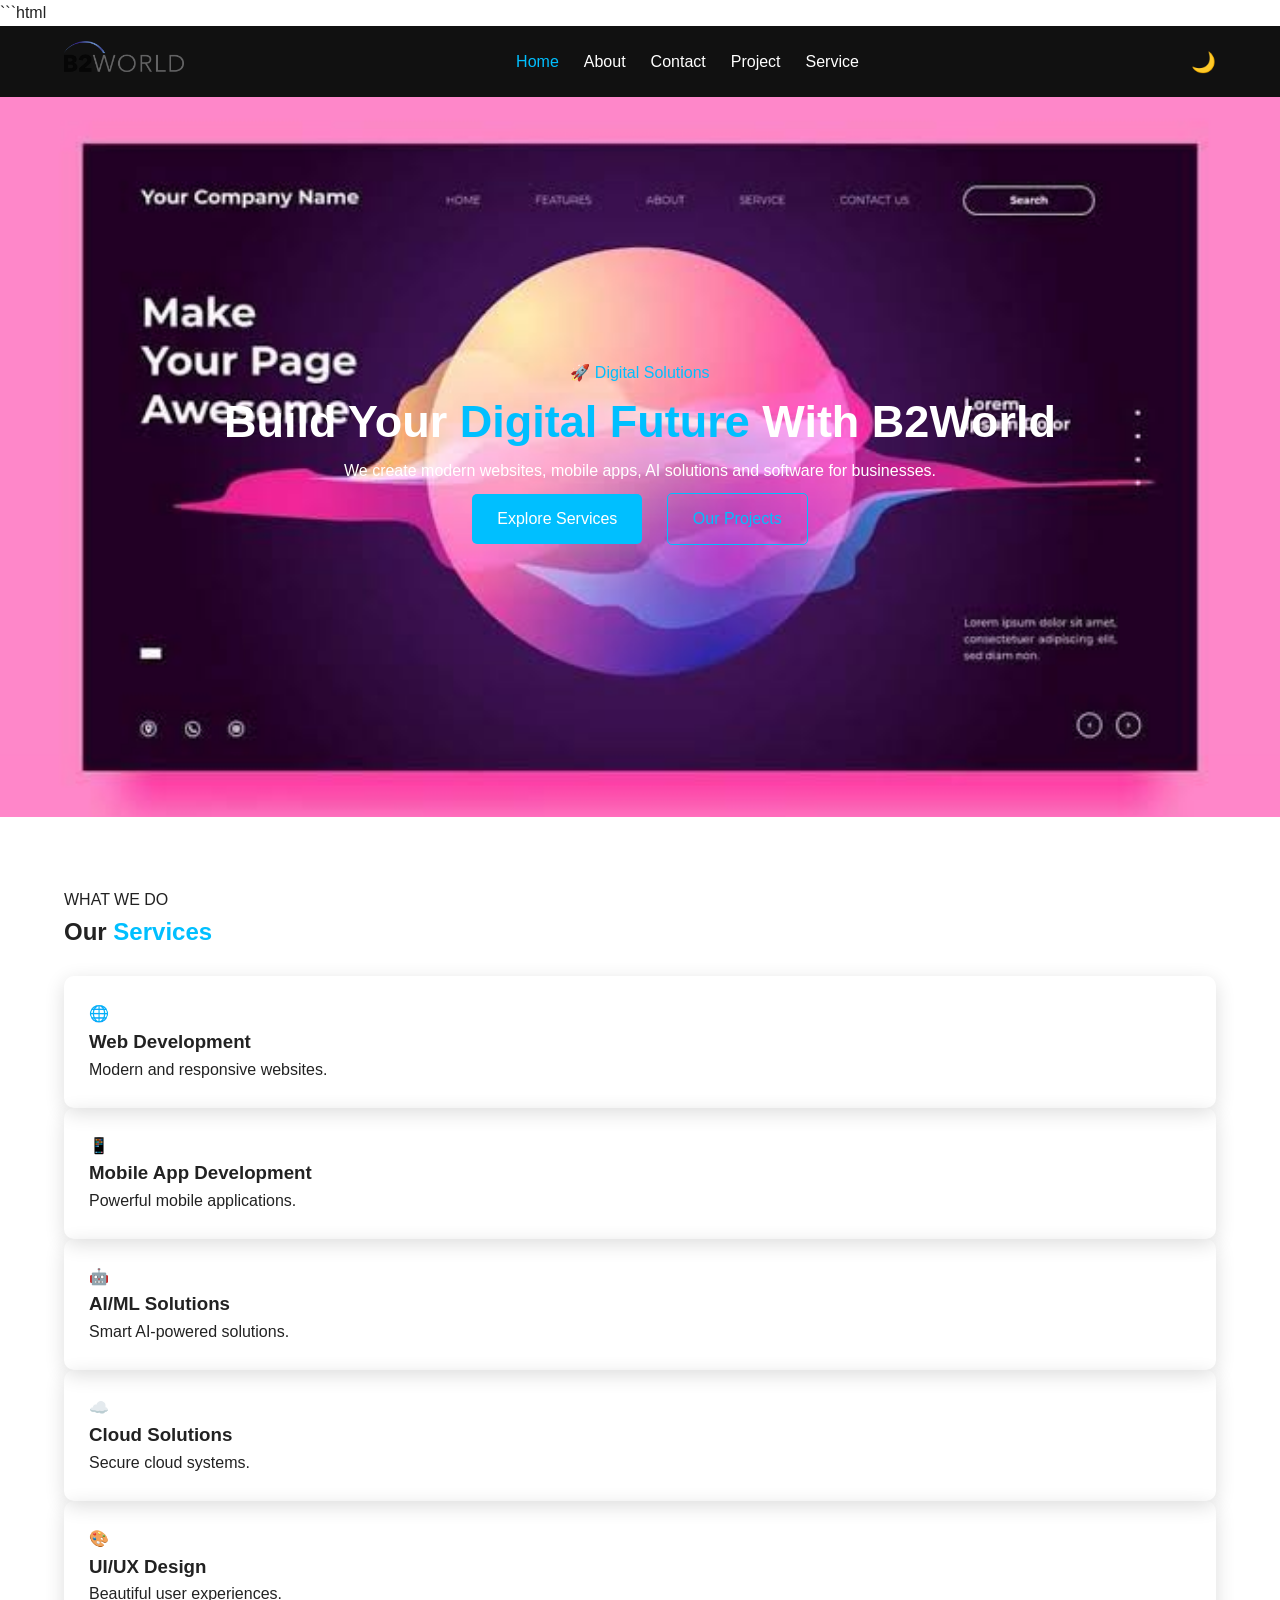
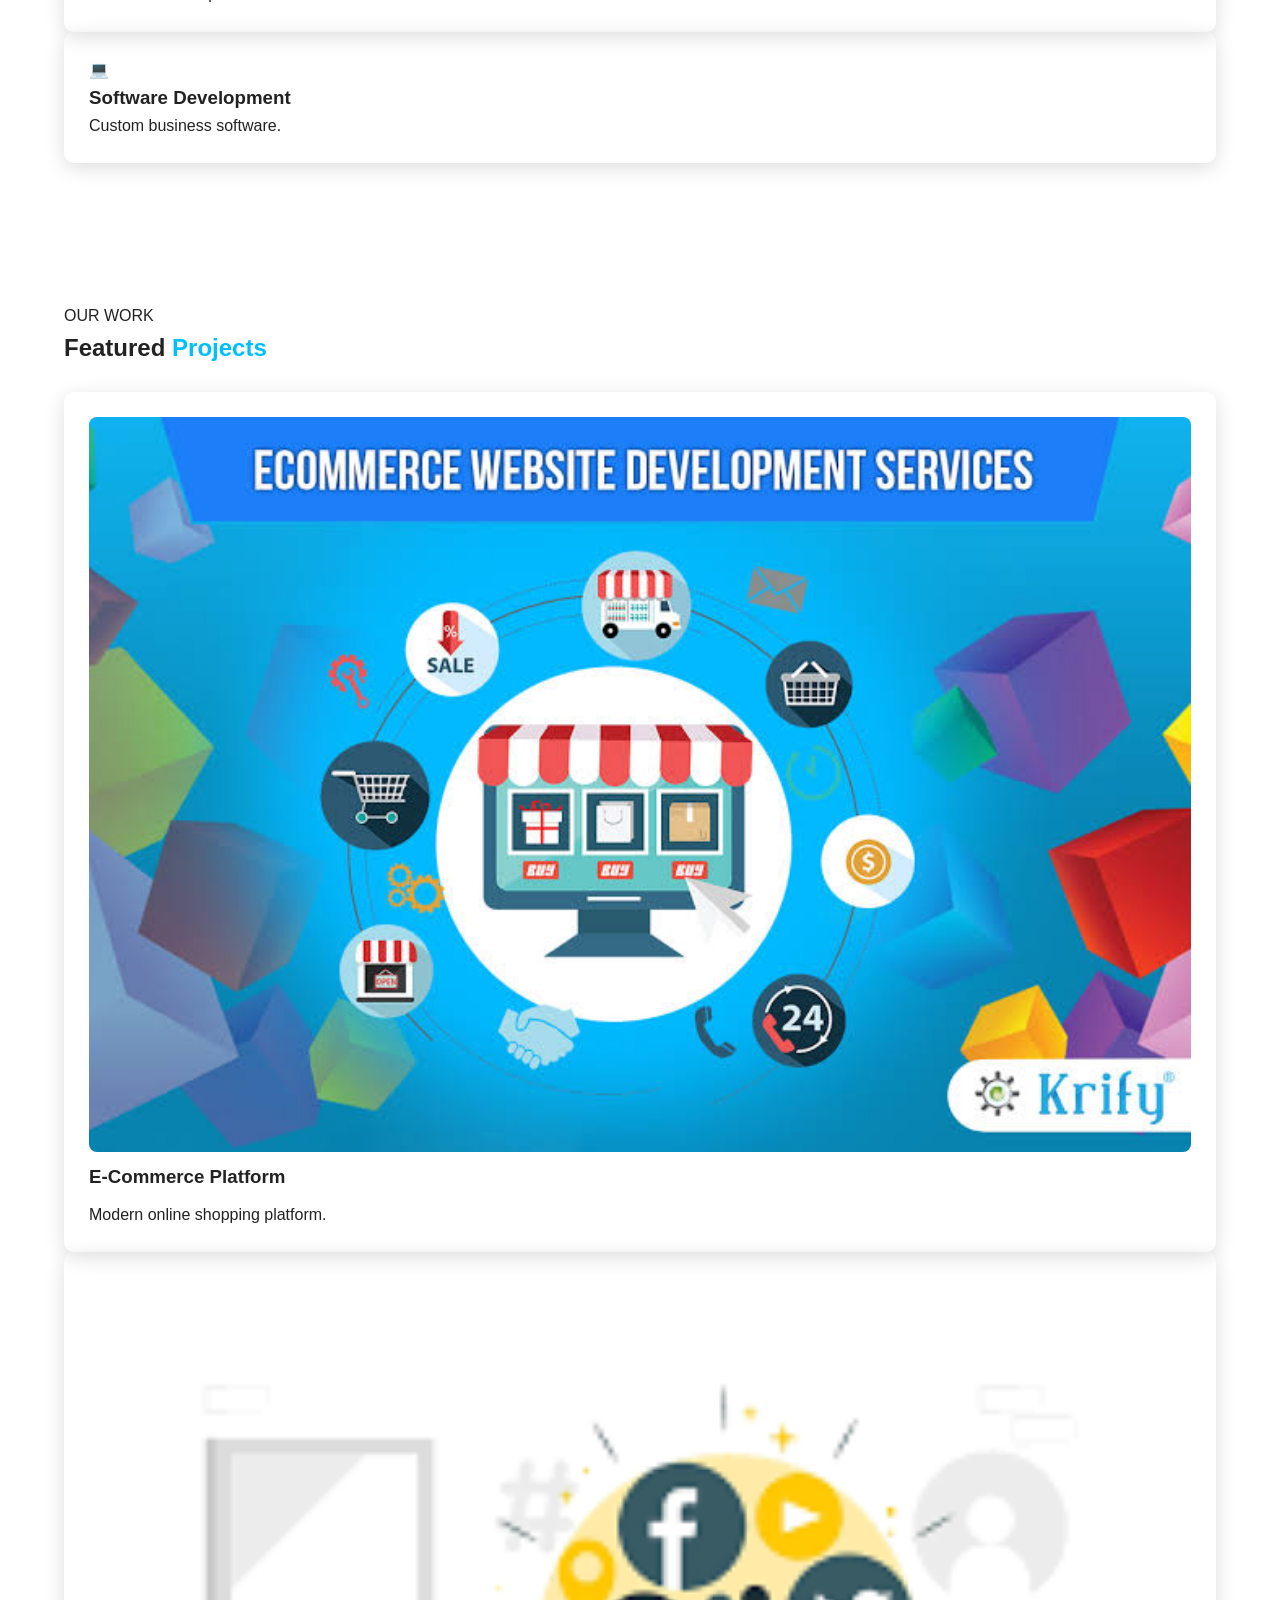
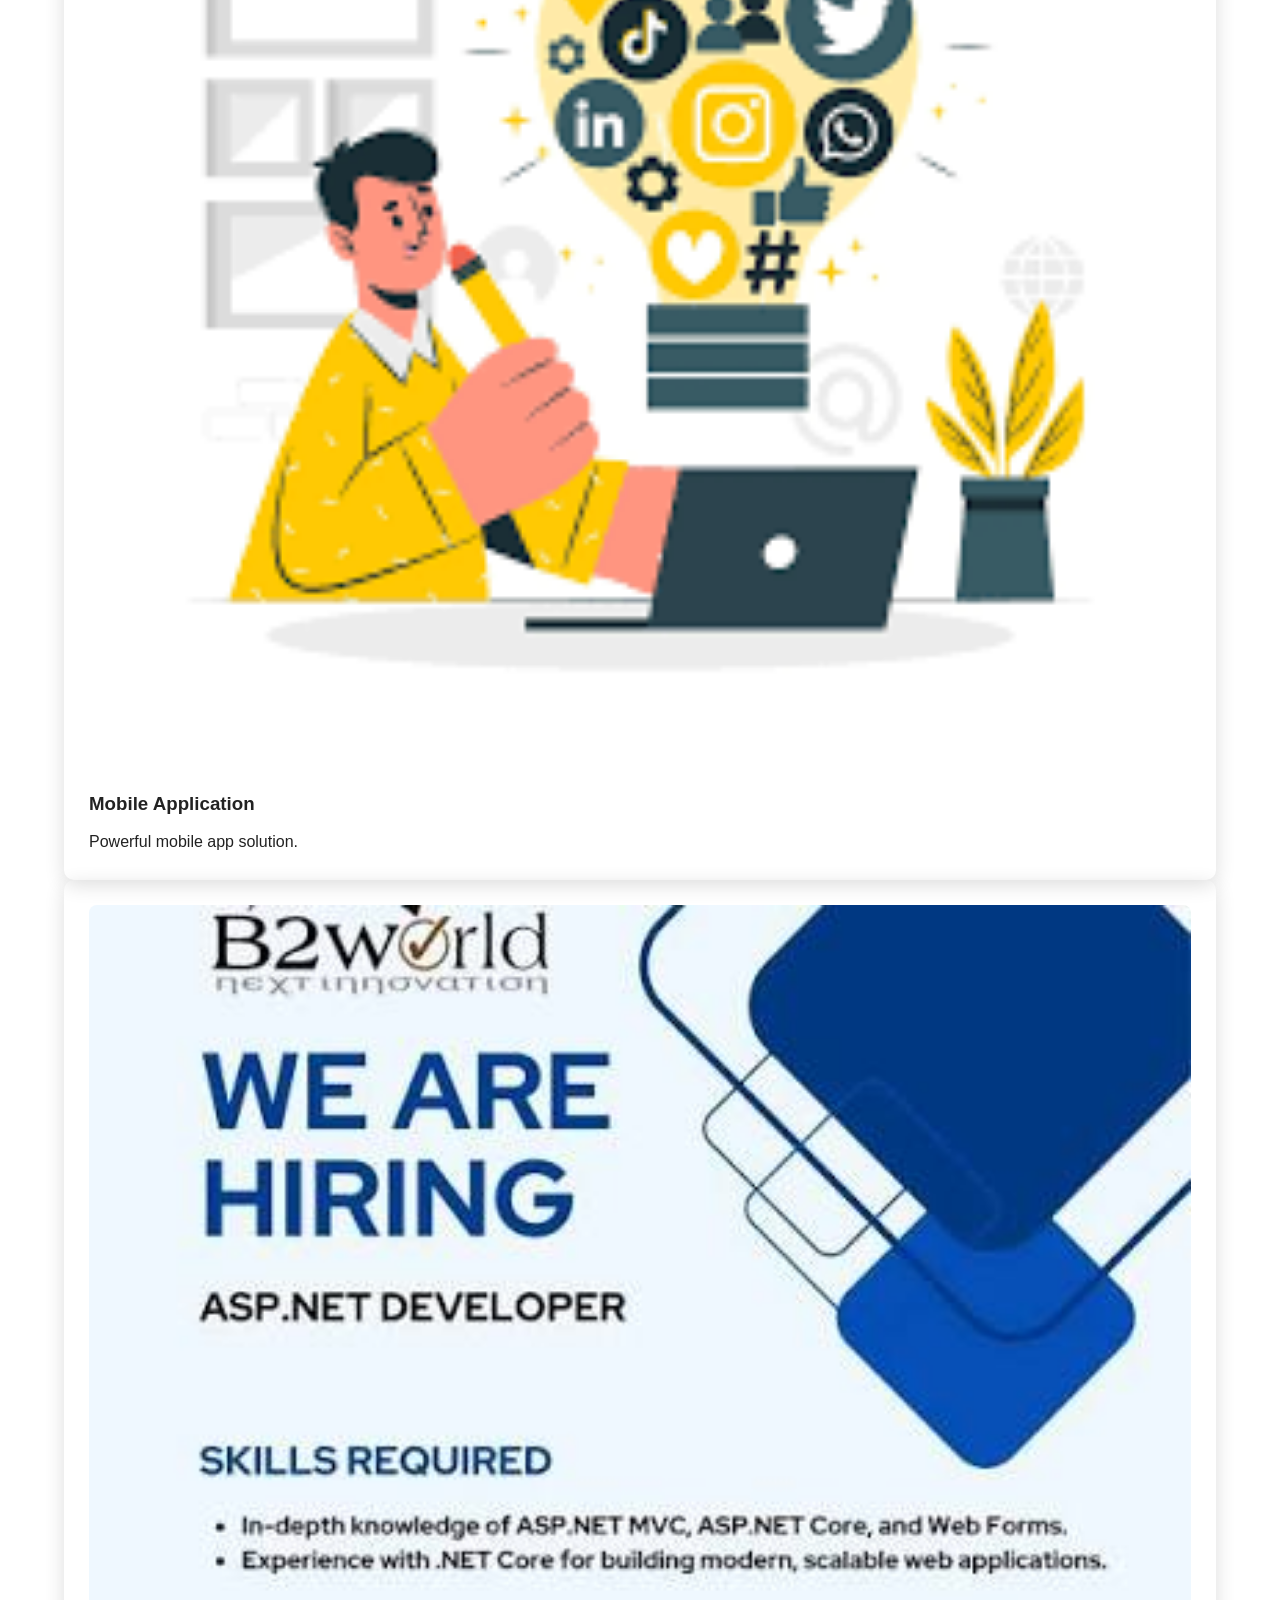
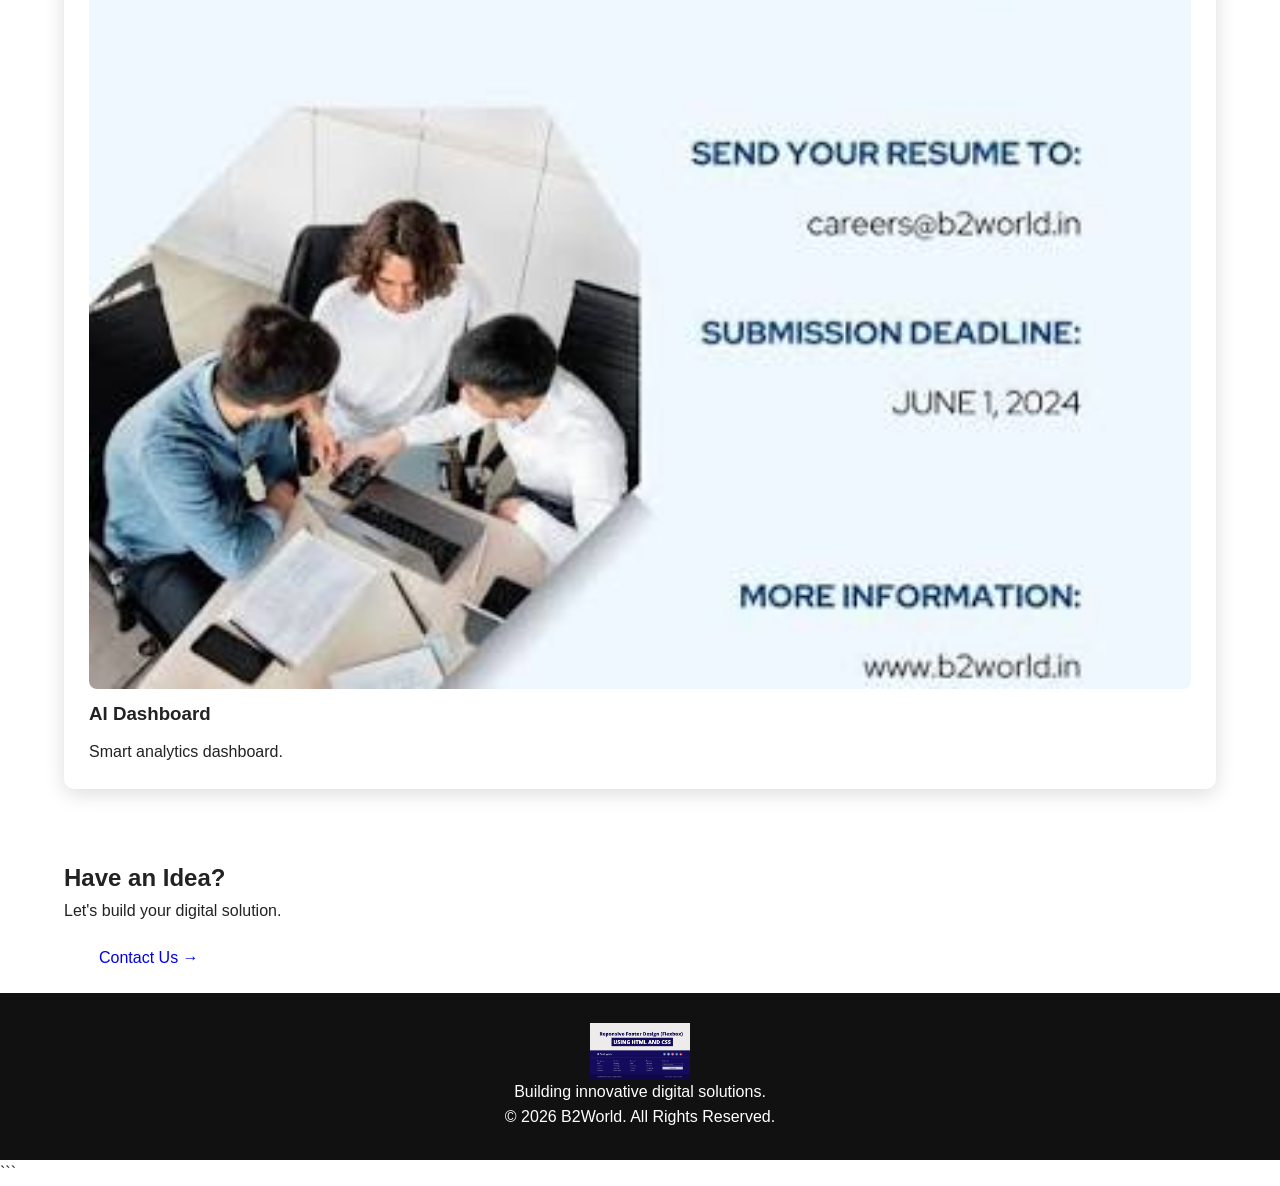
<file: index.html>
```html
<!DOCTYPE html>
<html lang="en">
<head>
    <meta charset="UTF-8">
    <meta name="viewport" content="width=device-width, initial-scale=1.0">

    <title>B2World | Home</title>

    <link rel="stylesheet" href="style.css">
</head>

<body>

<header class="header">
    <div class="container navbar">

        <!-- LOGO -->
        <a href="index.html" class="logo">
            <img src="images.logo.jpg" alt="B2World Logo">
        </a>

        <!-- MENU -->
        <nav class="nav-menu">
            <a href="index.html" class="active">Home</a>
            <a href="about.html">About</a>
             <a href="contact.html">Contact</a>
             <a href="project.html">Project</a>
             <a href="service.html">Service</a>
             
           
        </nav>

        <div class="nav-actions">
            <button id="themeToggle">🌙</button>
            <button id="menuToggle">☰</button>
        </div>

    </div>
</header>


<!-- HERO / BACKGROUND IMAGE -->
<section class="hero"
    style="background-image: url('images\ BACKGROUND.JPG');">

    <div class="container hero-content">

        <div class="hero-text">

            <span class="hero-badge">
                🚀 Digital Solutions
            </span>

            <h1>
                Build Your
                <span>Digital Future</span>
                With B2World
            </h1>

            <p>
                We create modern websites, mobile apps,
                AI solutions and software for businesses.
            </p>

            <a href="services.html" class="btn btn-primary">
                Explore Services
            </a>

            <a href="projects.html" class="btn btn-secondary">
                Our Projects
            </a>

        </div>

    </div>

</section>


<!-- SERVICES -->
<section class="section">

    <div class="container">

        <div class="section-heading">
            <span class="section-tag">WHAT WE DO</span>
            <h2>Our <span>Services</span></h2>
        </div>

        <div class="services-grid">

            <div class="service-card">
                <div class="service-icon">🌐</div>
                <h3>Web Development</h3>
                <p>Modern and responsive websites.</p>
            </div>

            <div class="service-card">
                <div class="service-icon">📱</div>
                <h3>Mobile App Development</h3>
                <p>Powerful mobile applications.</p>
            </div>

            <div class="service-card">
                <div class="service-icon">🤖</div>
                <h3>AI/ML Solutions</h3>
                <p>Smart AI-powered solutions.</p>
            </div>

            <div class="service-card">
                <div class="service-icon">☁️</div>
                <h3>Cloud Solutions</h3>
                <p>Secure cloud systems.</p>
            </div>

            <div class="service-card">
                <div class="service-icon">🎨</div>
                <h3>UI/UX Design</h3>
                <p>Beautiful user experiences.</p>
            </div>

            <div class="service-card">
                <div class="service-icon">💻</div>
                <h3>Software Development</h3>
                <p>Custom business software.</p>
            </div>

        </div>

    </div>

</section>


<!-- PROJECTS -->
<section class="section">

    <div class="container">

        <div class="section-heading">
            <span class="section-tag">OUR WORK</span>
            <h2>Featured <span>Projects</span></h2>
        </div>

        <div class="projects-grid">

            <div class="project-card">
                <img src="images99..jpg" alt="Project 1">
                <div class="project-content">
                    <h3>E-Commerce Platform</h3>
                    <p>Modern online shopping platform.</p>
                </div>
            </div>

            <div class="project-card">
                <img src="images MOBILE.JPG" alt="Project 2">
                <div class="project-content">
                    <h3>Mobile Application</h3>
                    <p>Powerful mobile app solution.</p>
                </div>
            </div>

            <div class="project-card">
                <img src="images111.jpg" alt="Project 3">
                <div class="project-content">
                    <h3>AI Dashboard</h3>
                    <p>Smart analytics dashboard.</p>
                </div>
            </div>

        </div>

    </div>

</section>


<!-- CTA -->
<section class="cta-section">

    <div class="container cta-content">

        <div>
            <h2>Have an Idea?</h2>
            <p>Let's build your digital solution.</p>
        </div>

        <a href="contact.html" class="btn btn-light">
            Contact Us →
        </a>

    </div>

</section>


<!-- FOOTER -->
<footer class="footer">

    <div class="container">

        <img src="IMAGE FOOTER.PNG"
             alt="B2World Logo"
             class="footer-logo">

        <p>
            Building innovative digital solutions.
        </p>

        <p>
            © 2026 B2World. All Rights Reserved.
        </p>

    </div>

</footer>


<button id="backToTop" class="back-to-top">
    ↑
</button>

<script src="script.js"></script>

</body>
</html>
```
</file>
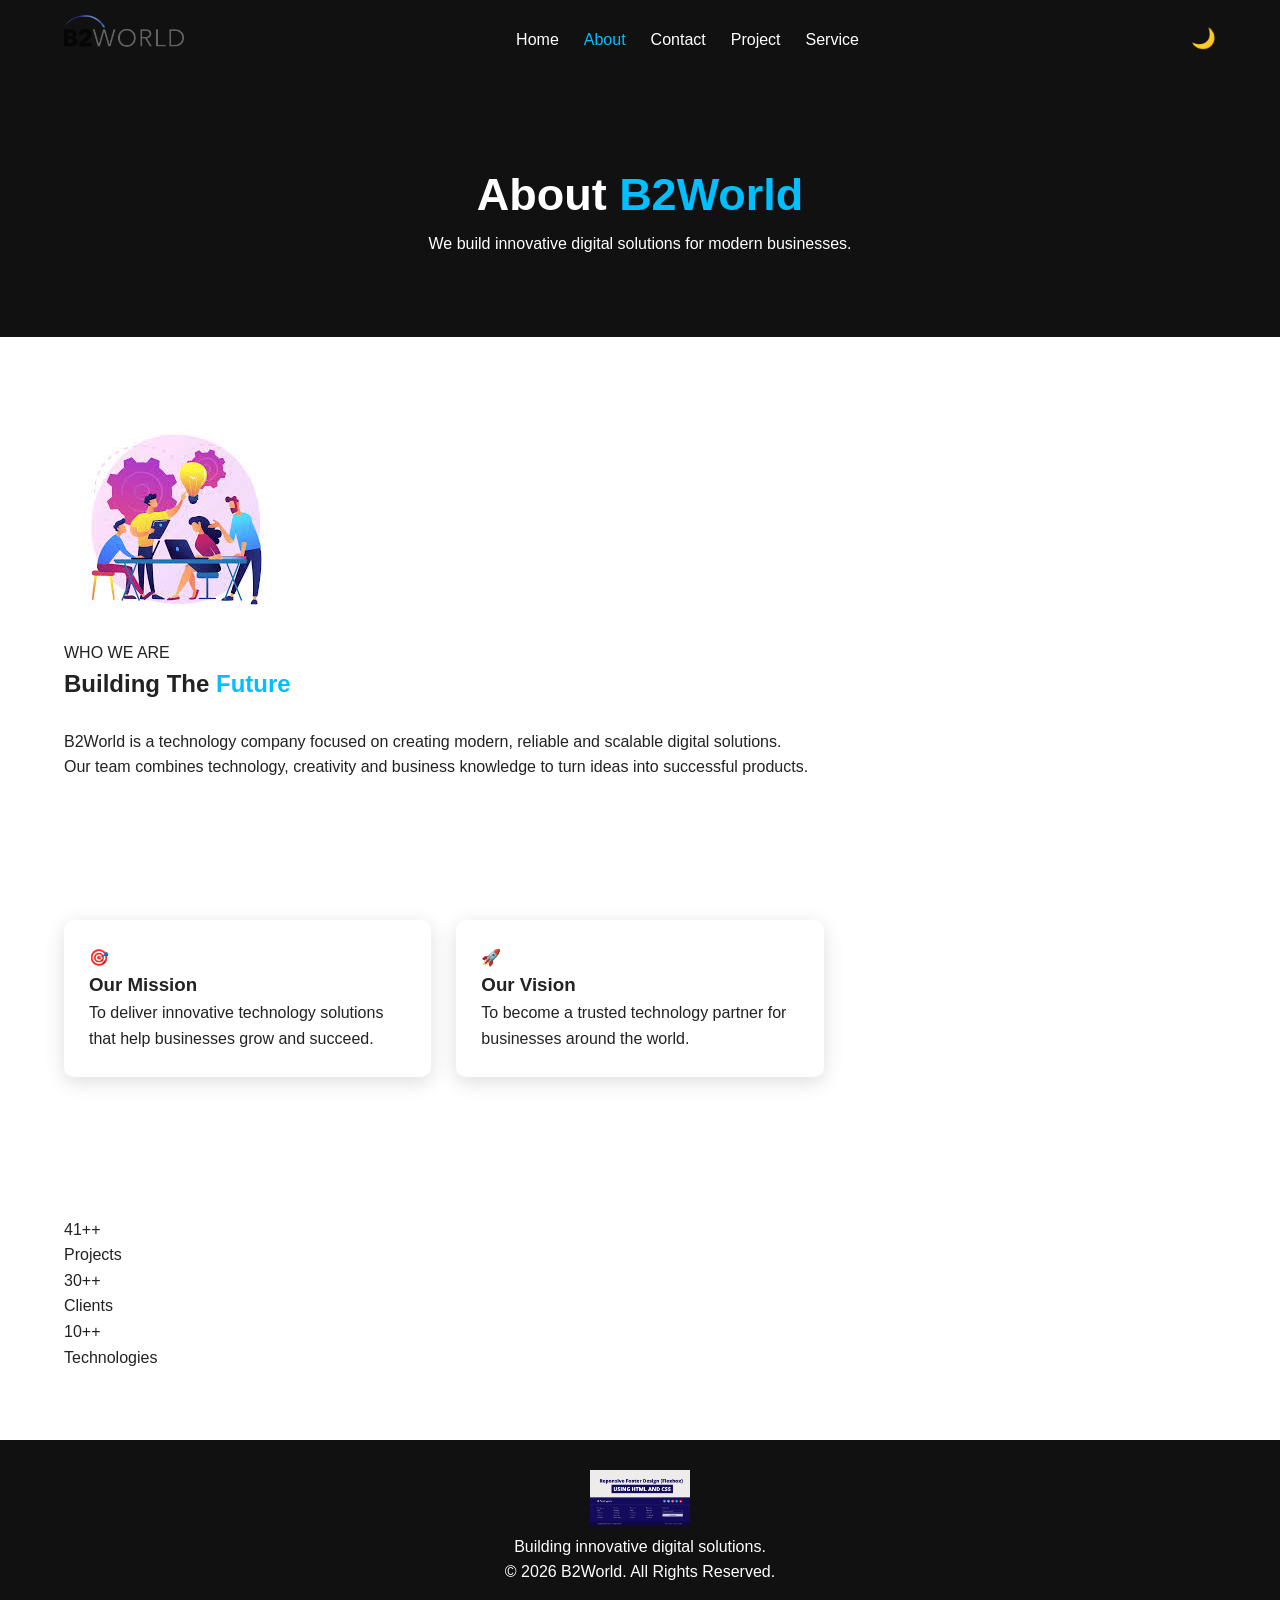
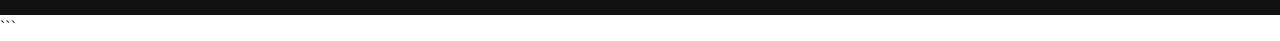
<file: about.html>
<!DOCTYPE html>
<html lang="en">
<head>
    <meta charset="UTF-8">
    <meta name="viewport" content="width=device-width, initial-scale=1.0">
    <title>B2World | About</title>
    <link rel="stylesheet" href="style.css">
</head>

<body>

<header class="header">
    <div class="container navbar">

        <a href="index.html" class="logo">
            <img src="images.logo.jpg" alt="B2World Logo">
        </a>

        <nav class="nav-menu">
            <a href="index.html">Home</a>
            <a href="about.html" class="active">About</a>
            <a href="contact.html">Contact</a>
            <a href="project.html">Project</a>
            <a href="service.html">Service</a>
           
            
        </nav>

        <div class="nav-actions">
            <button id="themeToggle">🌙</button>
            <button id="menuToggle">☰</button>
        </div>

    </div>
</header>


<!-- ABOUT -->
<section class="page-hero">
    <div class="container">
        <h1>About <span>B2World</span></h1>
        <p>We build innovative digital solutions for modern businesses.</p>
    </div>
</section>


<section class="section">
    <div class="container about-grid">

        <div>
            <img src="imagesPROJECT3.JPG" alt="About B2World">
        </div>

        <div>
            <span class="section-tag">WHO WE ARE</span>

            <h2>Building The <span>Future</span></h2>

            <p>
                B2World is a technology company focused on creating
                modern, reliable and scalable digital solutions.
            </p>

            <p>
                Our team combines technology, creativity and business
                knowledge to turn ideas into successful products.
            </p>
        </div>

    </div>
</section>


<!-- MISSION & VISION -->
<section class="section">

    <div class="container service-grid">

        <div class="service-card">
            <div class="service-icon">🎯</div>
            <h3>Our Mission</h3>
            <p>
                To deliver innovative technology solutions that
                help businesses grow and succeed.
            </p>
        </div>

        <div class="service-card">
            <div class="service-icon">🚀</div>
            <h3>Our Vision</h3>
            <p>
                To become a trusted technology partner for businesses
                around the world.
            </p>
        </div>

    </div>

</section>


<!-- STATS -->
<section class="section">

    <div class="container stats-box">

        <div class="stat-card">
            <span class="counter" data-target="50">0</span>+
            <p>Projects</p>
        </div>

        <div class="stat-card">
            <span class="counter" data-target="30">0</span>+
            <p>Clients</p>
        </div>

        <div class="stat-card">
            <span class="counter" data-target="10">0</span>+
            <p>Technologies</p>
        </div>

    </div>

</section>


<footer class="footer">
    <div class="container">
        <img src="IMAGE FOOTER.PNG" alt="B2World Logo" class="footer-logo">
        <p>Building innovative digital solutions.</p>
        <p>© 2026 B2World. All Rights Reserved.</p>
    </div>
</footer>

<button id="backToTop" class="back-to-top">↑</button>

<script src="script.js"></script>

</body>
</html>
```
</file>
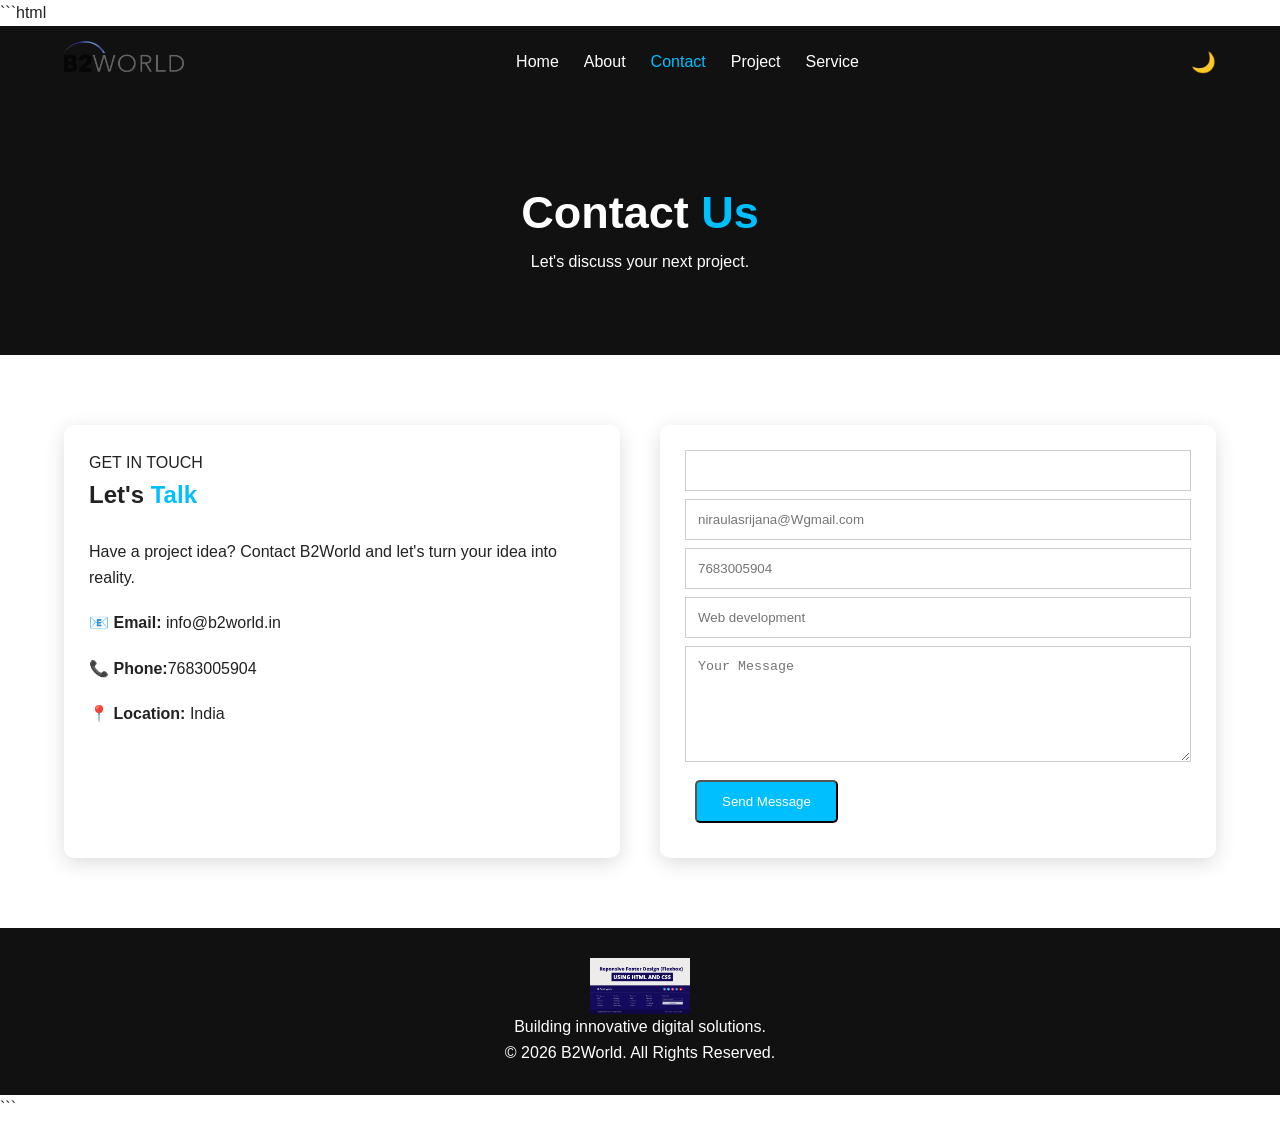
<file: contact.html>
```html
<!DOCTYPE html>
<html lang="en">
<head>
    <meta charset="UTF-8">
    <meta name="viewport" content="width=device-width, initial-scale=1.0">
    <title>B2World | Contact</title>
    <link rel="stylesheet" href="style.css">
</head>

<body>

<header class="header">
    <div class="container navbar">

        <a href="index.html" class="logo">
            <img src="images.logo.jpg" alt="B2World Logo">
        </a>

        <nav class="nav-menu">
            <a href="index.html">Home</a>
            <a href="about.html">About</a>
            <a href="contact.html" class="active">Contact</a>
             <a href="project.html">Project</a>
             <a href="service.html">Service</a>
            
           
        </nav>

        <div class="nav-actions">
            <button id="themeToggle">🌙</button>
            <button id="menuToggle">☰</button>
        </div>

    </div>
</header>


<!-- PAGE TITLE -->
<section class="page-hero">
    <div class="container">
        <h1>Contact <span>Us</span></h1>
        <p>Let's discuss your next project.</p>
    </div>
</section>


<!-- CONTACT -->
<section class="section">

    <div class="container contact-grid">

        <!-- INFO -->
        <div class="contact-info">

            <span class="section-tag">GET IN TOUCH</span>

            <h2>Let's <span>Talk</span></h2>

            <p>
                Have a project idea? Contact B2World
                and let's turn your idea into reality.
            </p>

            <div class="contact-item">
                📧 <strong>Email:</strong> info@b2world.in
            </div>

            <div class="contact-item">
                📞 <strong>Phone:</strong>7683005904
            </div>

            <div class="contact-item">
                📍 <strong>Location:</strong> India
            </div>

        </div>


        <!-- FORM -->
        <form id="contactForm" class="contact-form">

            <input
                type="text"
                id="name"
                placeholder="">

            <small id="nameError"></small>


            <input
                type="email"
                id="email"
                placeholder="niraulasrijana@Wgmail.com">

            <small id="emailError"></small>


            <input
                type="tel"
                id="phone"
                placeholder="7683005904">

            <small id="phoneError"></small>


            <input
                type="text"
                id="subject"
                placeholder="Web development">


            <textarea
                id="message"
                rows="6"
                placeholder="Your Message"></textarea>

            <small id="messageError"></small>


            <button type="submit" class="btn btn-primary">
                Send Message
            </button>

            <p id="formSuccess"></p>

        </form>

    </div>

</section>


<footer class="footer">

    <div class="container">

        <img
            src="IMAGE FOOTER.PNG"
            alt="B2World Logo"
            class="footer-logo">

        <p>Building innovative digital solutions.</p>

        <p>© 2026 B2World. All Rights Reserved.</p>

    </div>

</footer>


<button id="backToTop" class="back-to-top">↑</button>

<script src="script.js"></script>

</body>
</html>
```
</file>
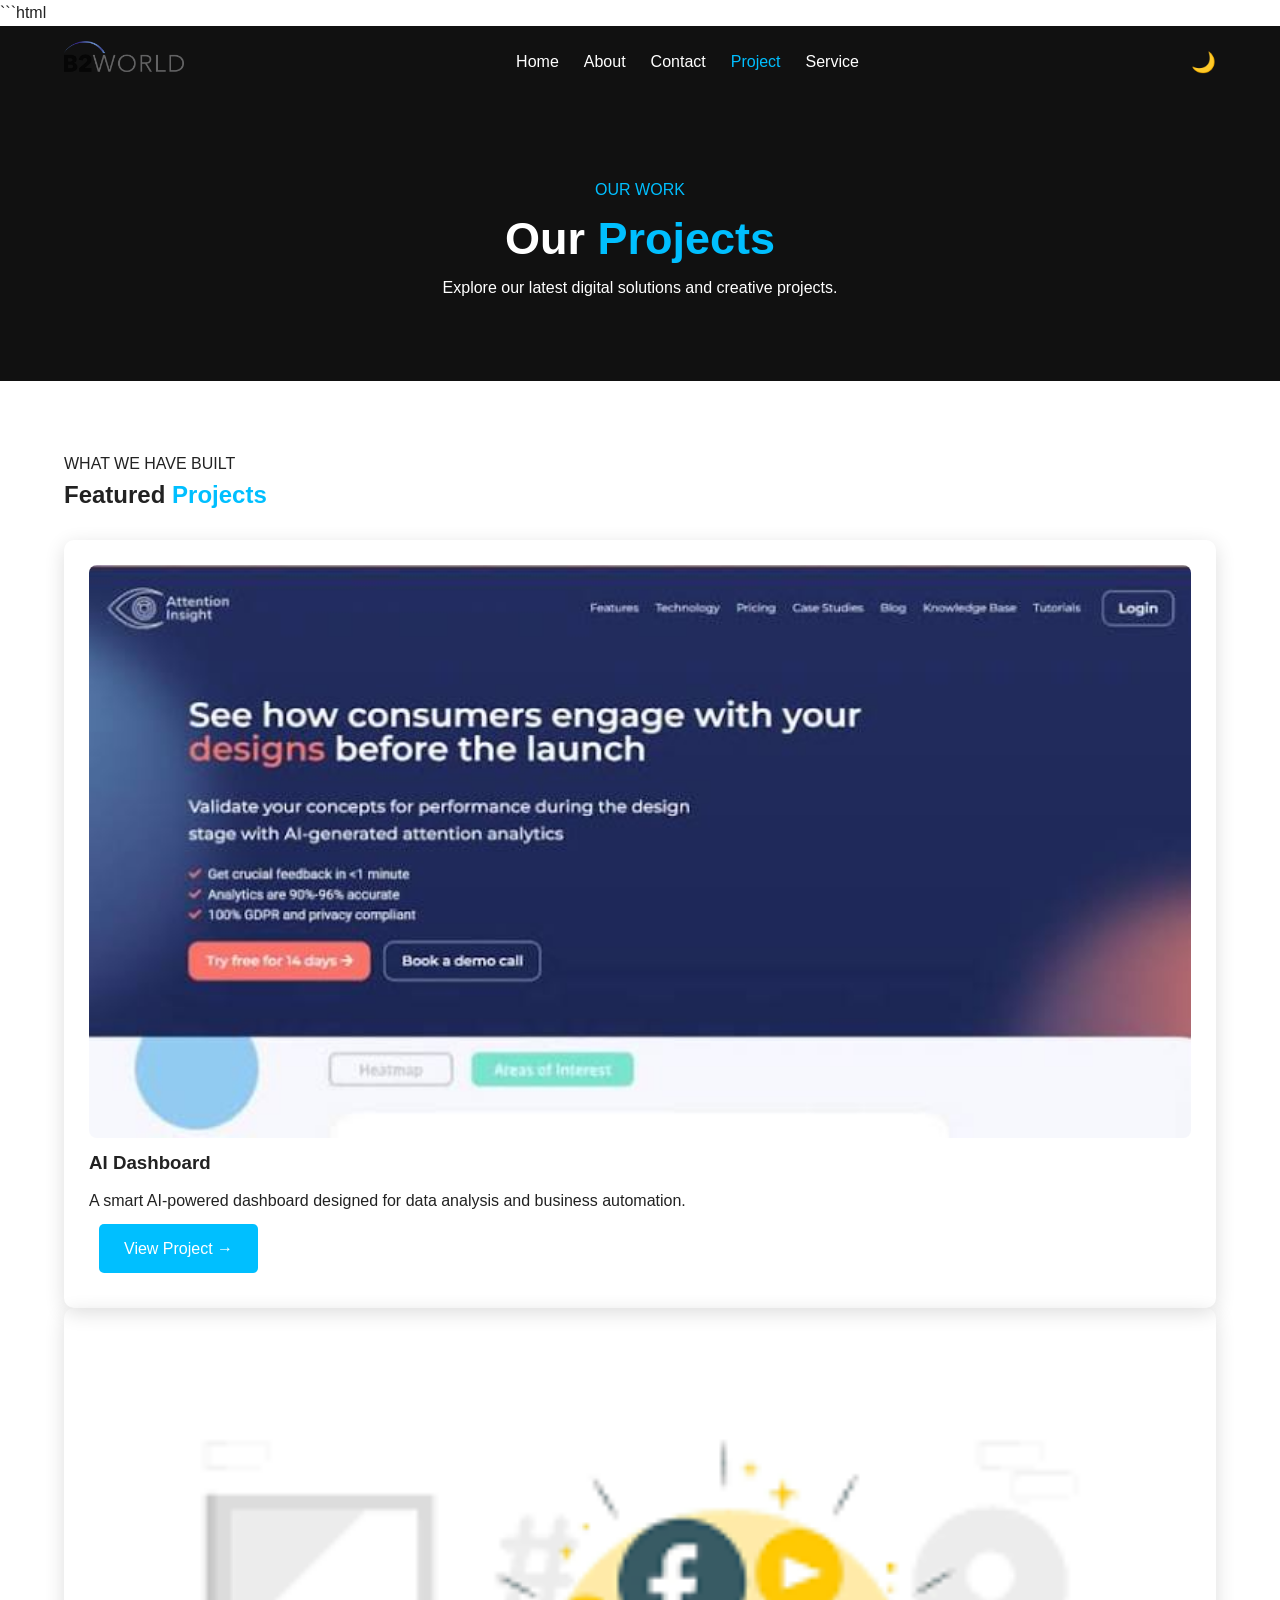
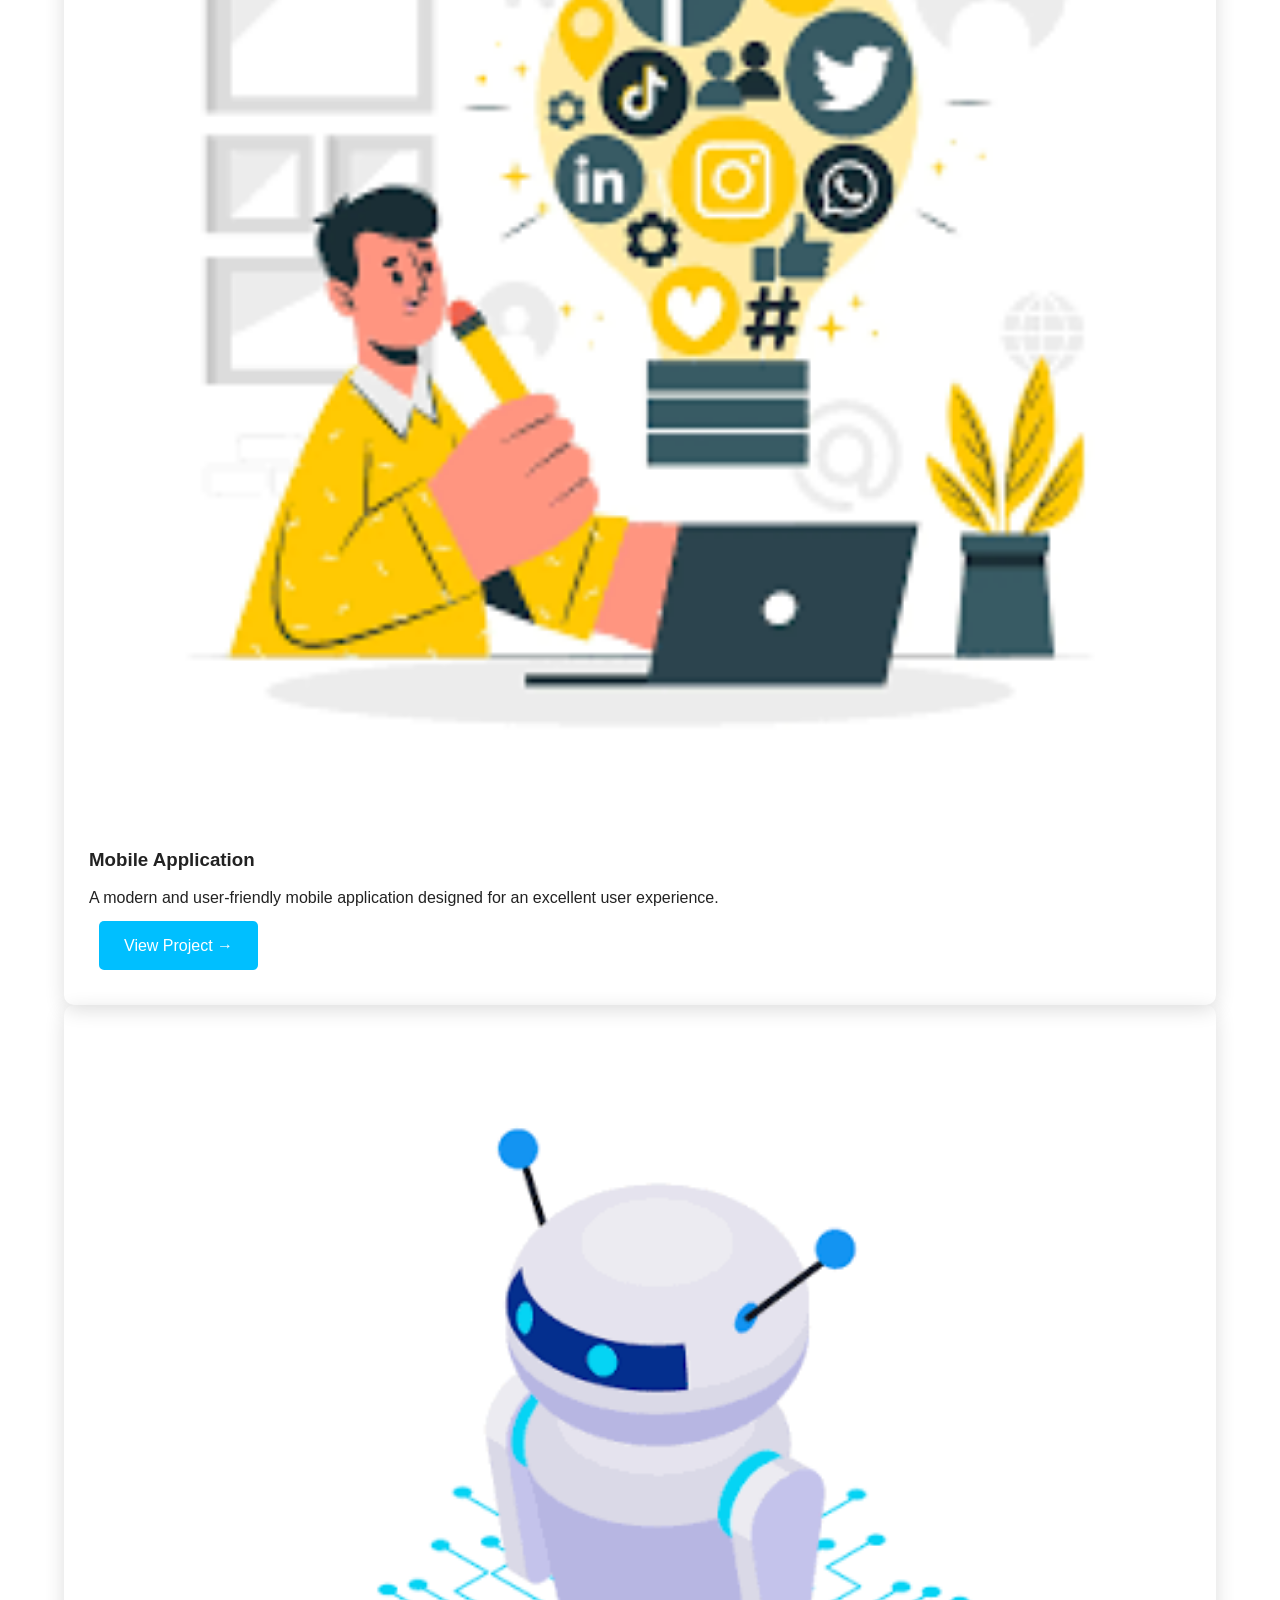
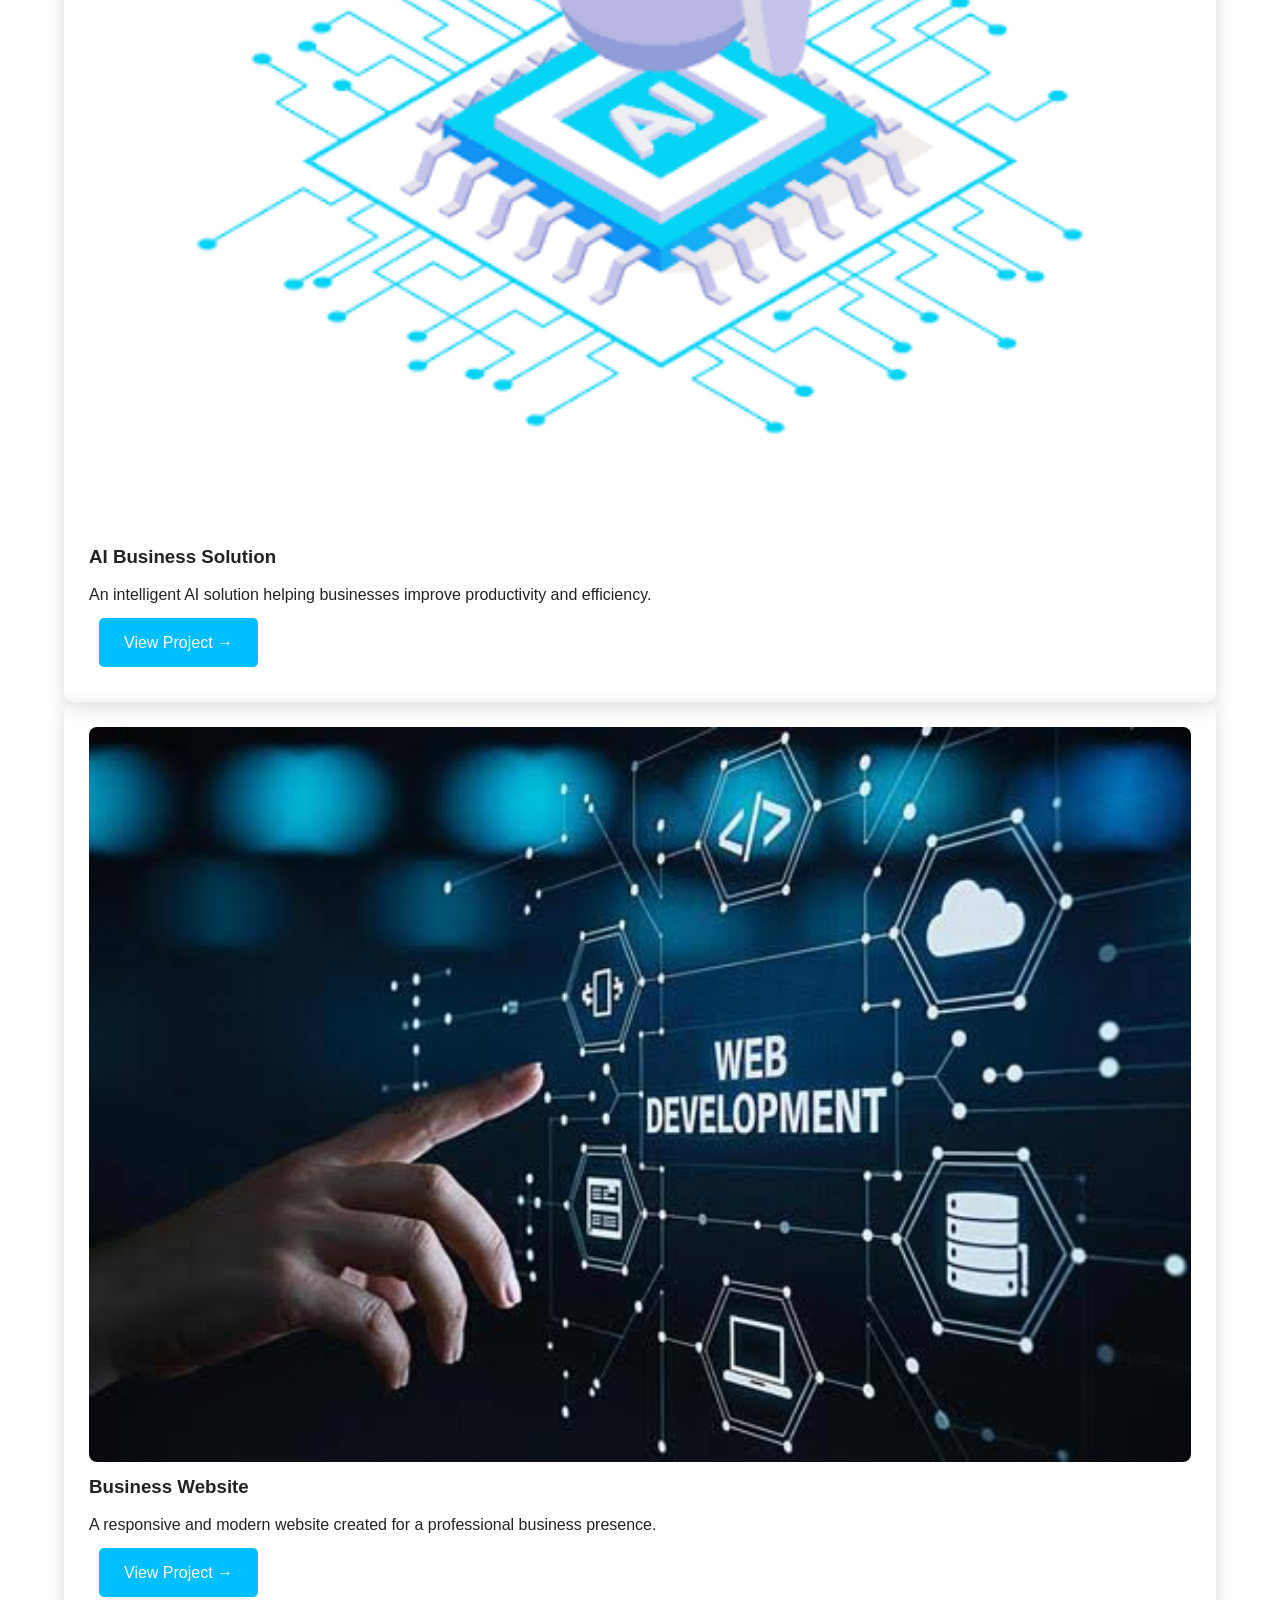
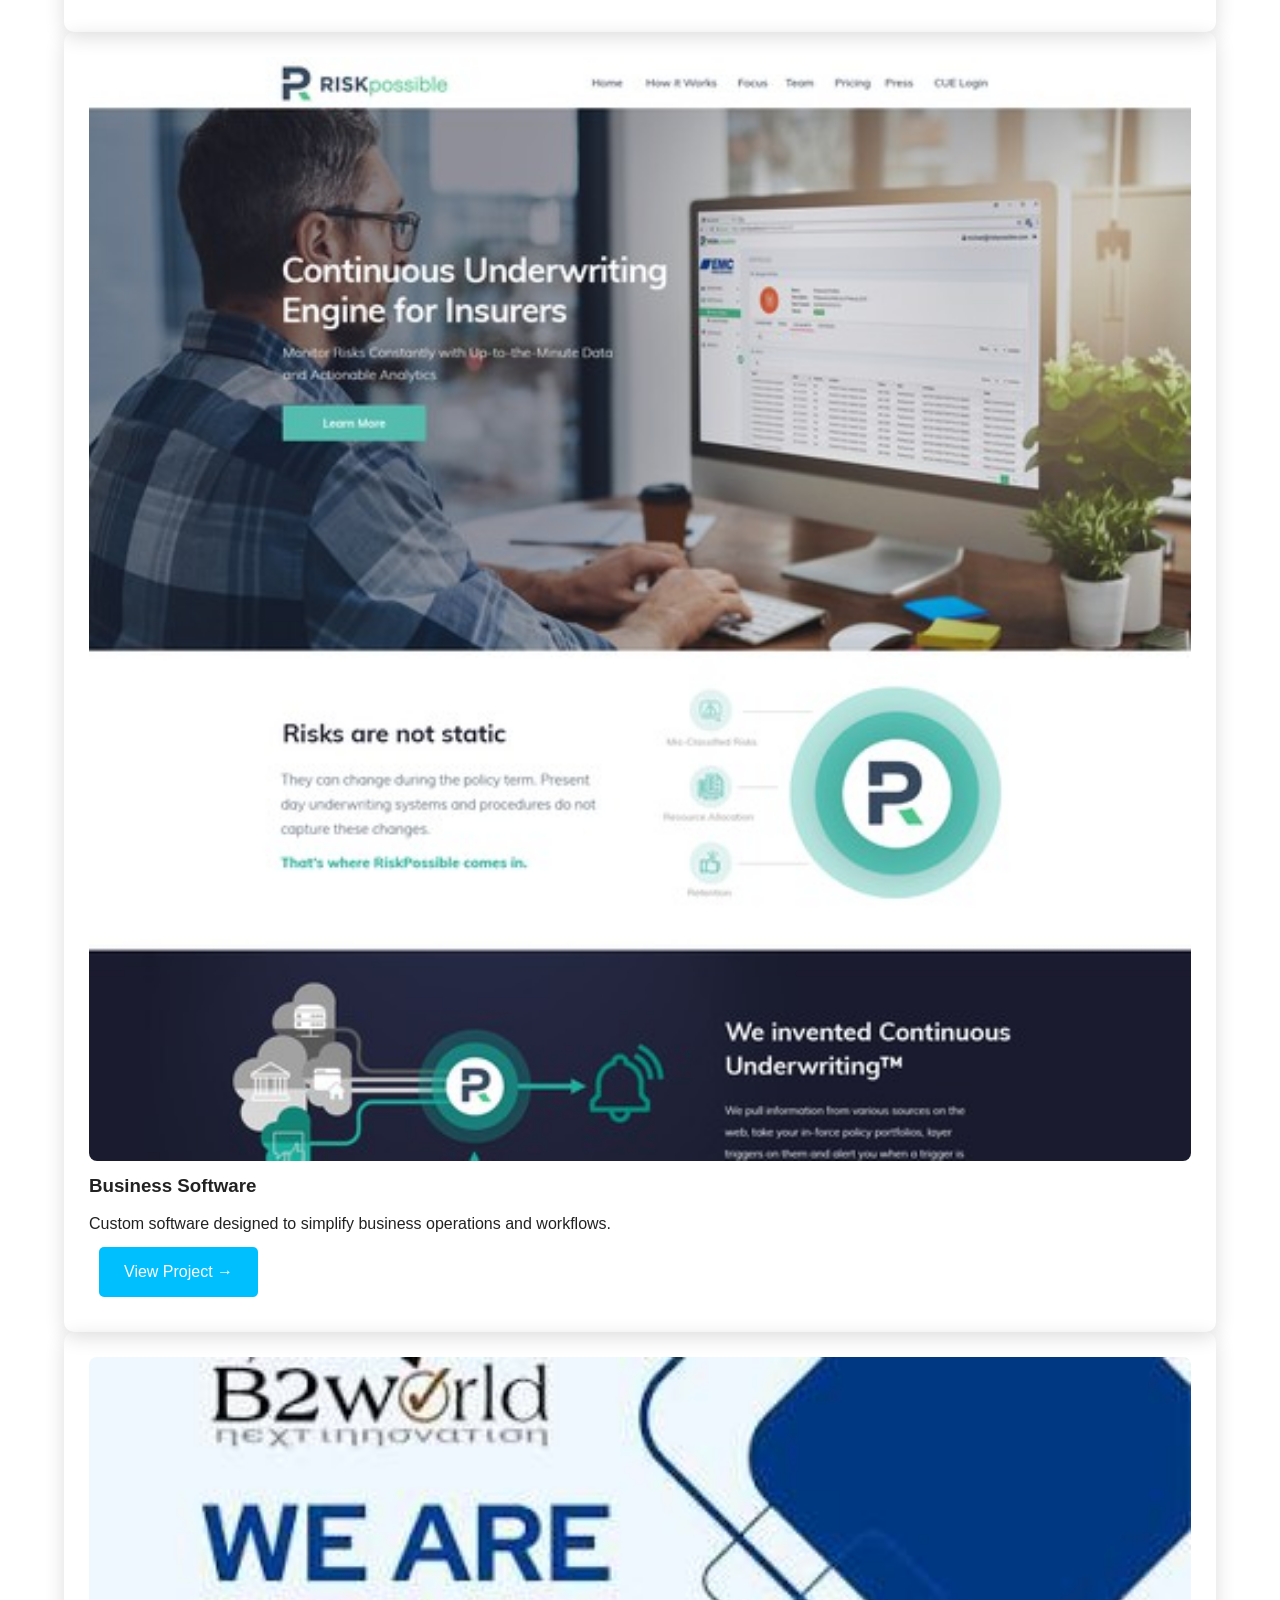
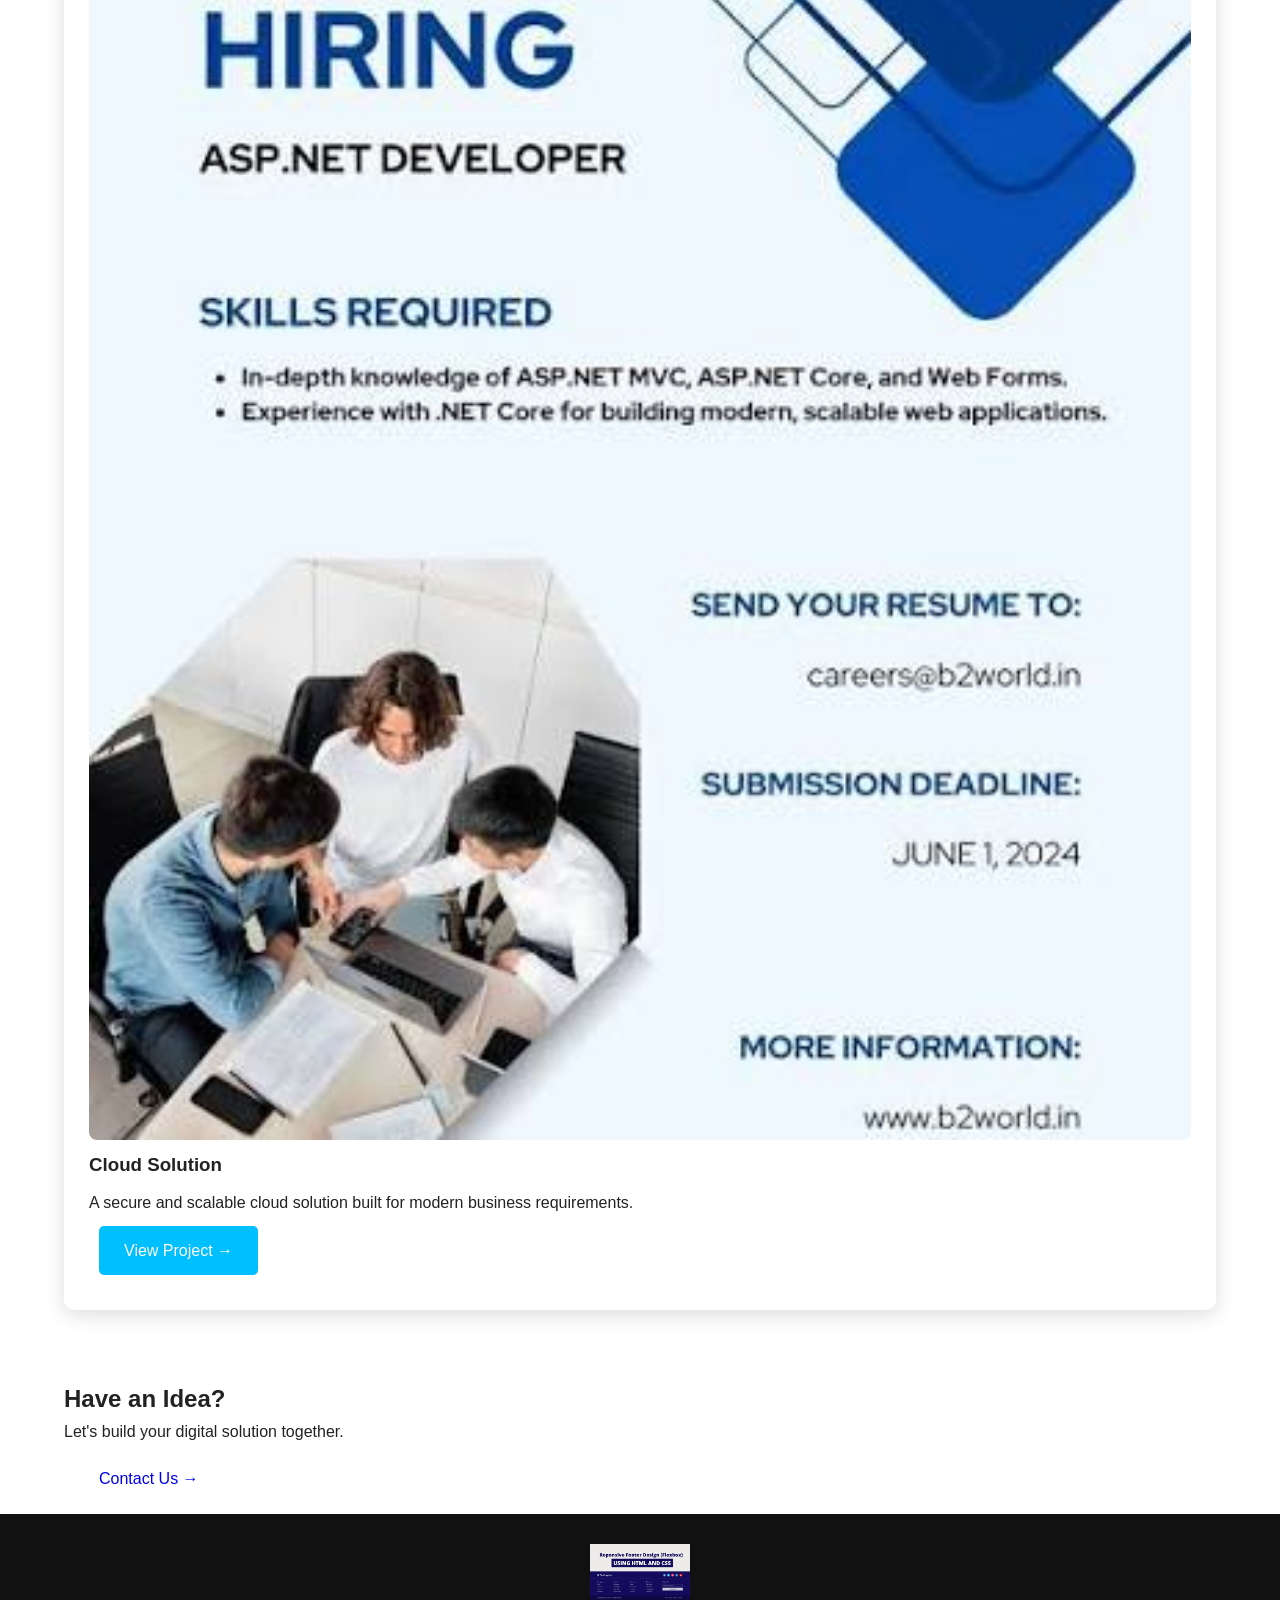
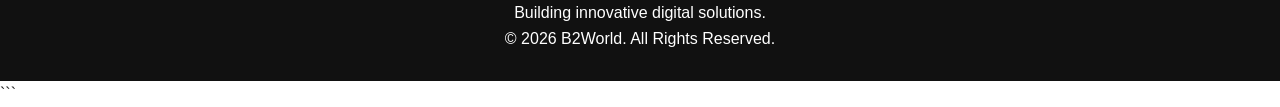
<file: project.html>
```html
<!DOCTYPE html>
<html lang="en">
<head>
    <meta charset="UTF-8">
    <meta name="viewport" content="width=device-width, initial-scale=1.0">

    <title>B2World | Projects</title>

    <link rel="stylesheet" href="style.css">
</head>

<body>

<header class="header">
    <div class="container navbar">

        <!-- LOGO -->
        <a href="index.html" class="logo">
            <img src="images.logo.jpg" alt="B2World Logo">
        </a>

        <!-- MENU -->
        <nav class="nav-menu">
            <a href="index.html">Home</a>
            <a href="about.html">About</a>
            <a href="contact.html">Contact</a>
           <a href="project.html" class="active">Project</a>
             <a href="service.html">Service</a>
        </nav>

        <!-- ACTIONS -->
        <div class="nav-actions">
            <button id="themeToggle">🌙</button>
            <button id="menuToggle">☰</button>
        </div>

    </div>
</header>


<!-- PAGE HERO -->
<section class="page-hero">

    <div class="container">

        <span class="section-tag">OUR WORK</span>

        <h1>
            Our <span>Projects</span>
        </h1>

        <p>
            Explore our latest digital solutions and creative projects.
        </p>

    </div>

</section>


<!-- PROJECTS -->
<section class="section">

    <div class="container">

        <div class="section-heading">

            <span class="section-tag">WHAT WE HAVE BUILT</span>

            <h2>
                Featured <span>Projects</span>
            </h2>

        </div>


        <div class="projects-grid">


            <!-- PROJECT 1 -->
            <div class="project-card">

                <img src="images890.jpg"AI Project">

                <div class="project-content">

                    <h3>AI Dashboard</h3>

                    <p>
                        A smart AI-powered dashboard designed
                        for data analysis and business automation.
                    </p>

                    <a href="#" class="btn btn-primary">
                        View Project →
                    </a>

                </div>

            </div>


            <!-- PROJECT 2 -->
            <div class="project-card">

                <img src="images MOBILE.JPG" alt="Mobile Application">

                <div class="project-content">

                    <h3>Mobile Application</h3>

                    <p>
                        A modern and user-friendly mobile application
                        designed for an excellent user experience.
                    </p>

                    <a href="#" class="btn btn-primary">
                        View Project →
                    </a>

                </div>

            </div>


            <!-- PROJECT 3 -->
            <div class="project-card">

                <img src="images AI.JPG" alt="AI Solution">

                <div class="project-content">

                    <h3>AI Business Solution</h3>

                    <p>
                        An intelligent AI solution helping businesses
                        improve productivity and efficiency.
                    </p>

                    <a href="#" class="btn btn-primary">
                        View Project →
                    </a>

                </div>

            </div>


            <!-- PROJECT 4 -->
            <div class="project-card">

                <img src="images we.b1.jpg" alt="Web Development">

                <div class="project-content">

                    <h3>Business Website</h3>

                    <p>
                        A responsive and modern website created
                        for a professional business presence.
                    </p>

                    <a href="#" class="btn btn-primary">
                        View Project →
                    </a>

                </div>

            </div>


            <!-- PROJECT 5 -->
            <div class="project-card">

                <img src="image.88.jpg" alt="Software Project">

                <div class="project-content">

                    <h3>Business Software</h3>

                    <p>
                        Custom software designed to simplify
                        business operations and workflows.
                    </p>

                    <a href="#" class="btn btn-primary">
                        View Project →
                    </a>

                </div>

            </div>


            <!-- PROJECT 6 -->
            <div class="project-card">

                <img src="images111.jpg" alt="Cloud Project">

                <div class="project-content">

                    <h3>Cloud Solution</h3>

                    <p>
                        A secure and scalable cloud solution
                        built for modern business requirements.
                    </p>

                    <a href="#" class="btn btn-primary">
                        View Project →
                    </a>

                </div>

            </div>


        </div>

    </div>

</section>


<!-- CTA -->
<section class="cta-section">

    <div class="container cta-content">

        <div>

            <h2>Have an Idea?</h2>

            <p>
                Let's build your digital solution together.
            </p>

        </div>

        <a href="contact.html" class="btn btn-light">
            Contact Us →
        </a>

    </div>

</section>


<!-- FOOTER -->
<footer class="footer">

    <div class="container">

        <img src="IMAGE FOOTER.PNG"
             alt="B2World Logo"
             class="footer-logo">

        <p>
            Building innovative digital solutions.
        </p>

        <p>
            © 2026 B2World. All Rights Reserved.
        </p>

    </div>

</footer>


<!-- BACK TO TOP -->
<button id="backToTop" class="back-to-top">
    ↑
</button>


<script src="script.js"></script>

</body>
</html>
```
</file>
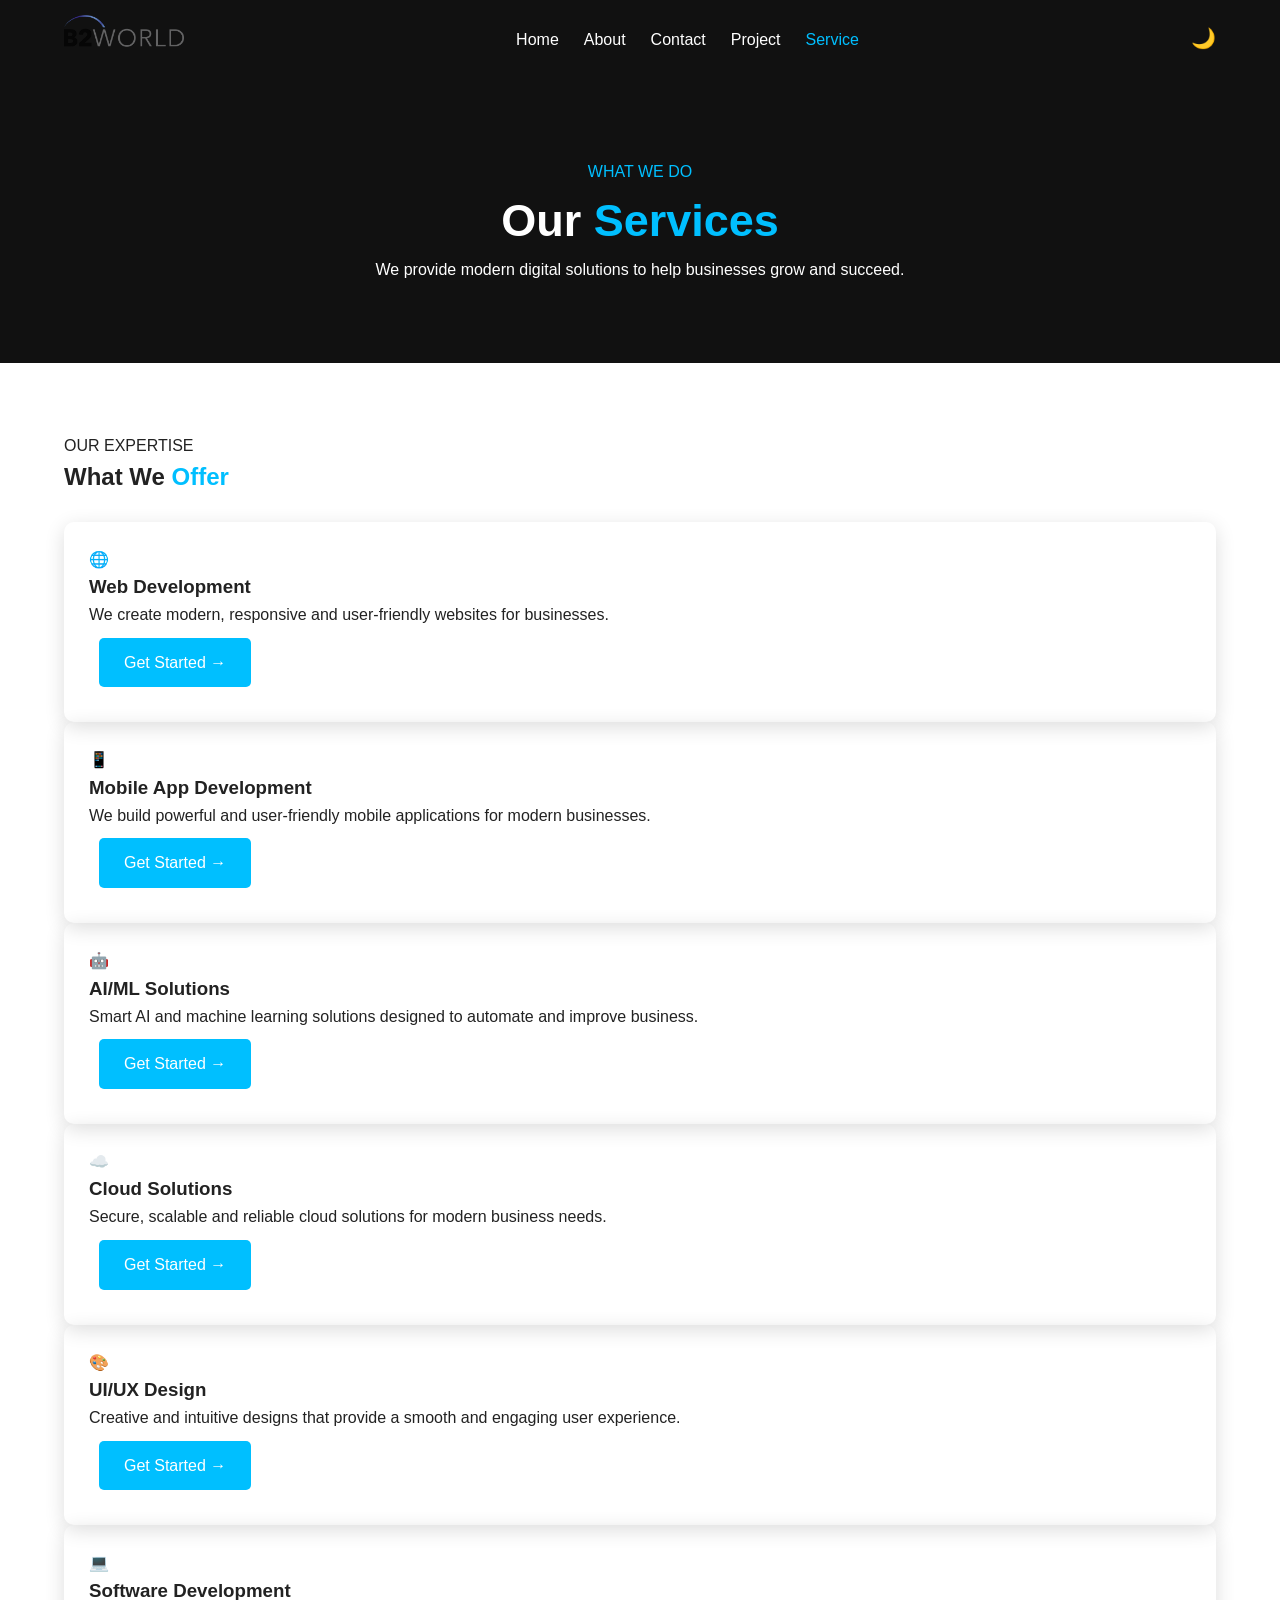
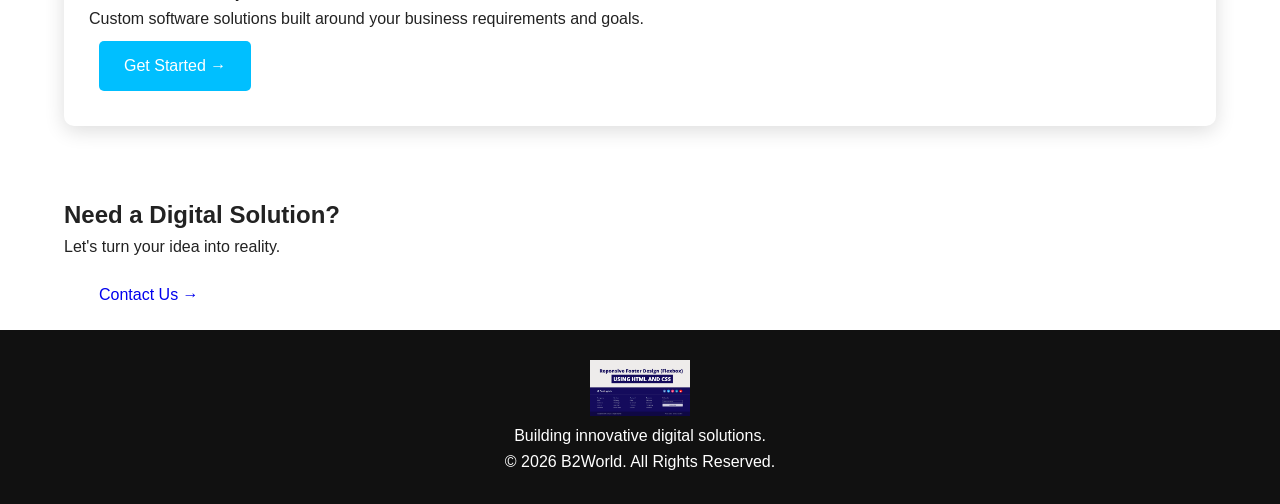
<file: service.html>
<!DOCTYPE html>
<html lang="en">
<head>
    <meta charset="UTF-8">
    <meta name="viewport" content="width=device-width, initial-scale=1.0">

    <title>B2World | Services</title>

    <link rel="stylesheet" href="style.css">
</head>

<body>

<header class="header">
    <div class="container navbar">

        <!-- LOGO -->
        <a href="index.html" class="logo">
            <img src="images.logo.jpg" alt="B2World Logo">
        </a>

        <!-- MENU -->
        <nav class="nav-menu">
            <a href="index.html">Home</a>
            <a href="about.html">About</a>
            <a href="contact.html">Contact</a>
            <a href="project.html">Project</a>
            <a href="service.html" class="active">Service</a>
        </nav>

        <!-- ACTIONS -->
        <div class="nav-actions">
            <button id="themeToggle">🌙</button>
            <button id="menuToggle">☰</button>
        </div>

    </div>
</header>


<!-- PAGE HERO -->
<section class="page-hero">

    <div class="container">

        <span class="section-tag">WHAT WE DO</span>

        <h1>
            Our <span>Services</span>
        </h1>

        <p>
            We provide modern digital solutions to help
            businesses grow and succeed.
        </p>

    </div>

</section>


<!-- SERVICES -->
<section class="section">

    <div class="container">

        <div class="section-heading">

            <span class="section-tag">OUR EXPERTISE</span>

            <h2>
                What We <span>Offer</span>
            </h2>

        </div>


        <div class="services-grid">


            <!-- SERVICE 1 -->
            <div class="service-card">

                <div class="service-icon">
                    🌐
                </div>

                <h3>
                    Web Development
                </h3>

                <p>
                    We create modern, responsive and
                    user-friendly websites for businesses.
                </p>

                <a href="contact.html" class="btn btn-primary">
                    Get Started →
                </a>

            </div>


            <!-- SERVICE 2 -->
            <div class="service-card">

                <div class="service-icon">
                    📱
                </div>

                <h3>
                    Mobile App Development
                </h3>

                <p>
                    We build powerful and user-friendly
                    mobile applications for modern businesses.
                </p>

                <a href="contact.html" class="btn btn-primary">
                    Get Started →
                </a>

            </div>


            <!-- SERVICE 3 -->
            <div class="service-card">

                <div class="service-icon">
                    🤖
                </div>

                <h3>
                    AI/ML Solutions
                </h3>

                <p>
                    Smart AI and machine learning solutions
                    designed to automate and improve business.
                </p>

                <a href="contact.html" class="btn btn-primary">
                    Get Started →
                </a>

            </div>


            <!-- SERVICE 4 -->
            <div class="service-card">

                <div class="service-icon">
                    ☁️
                </div>

                <h3>
                    Cloud Solutions
                </h3>

                <p>
                    Secure, scalable and reliable cloud
                    solutions for modern business needs.
                </p>

                <a href="contact.html" class="btn btn-primary">
                    Get Started →
                </a>

            </div>


            <!-- SERVICE 5 -->
            <div class="service-card">

                <div class="service-icon">
                    🎨
                </div>

                <h3>
                    UI/UX Design
                </h3>

                <p>
                    Creative and intuitive designs that
                    provide a smooth and engaging user experience.
                </p>

                <a href="contact.html" class="btn btn-primary">
                    Get Started →
                </a>

            </div>


            <!-- SERVICE 6 -->
            <div class="service-card">

                <div class="service-icon">
                    💻
                </div>

                <h3>
                    Software Development
                </h3>

                <p>
                    Custom software solutions built around
                    your business requirements and goals.
                </p>

                <a href="contact.html" class="btn btn-primary">
                    Get Started →
                </a>

            </div>


        </div>

    </div>

</section>


<!-- CTA -->
<section class="cta-section">

    <div class="container cta-content">

        <div>

            <h2>
                Need a Digital Solution?
            </h2>

            <p>
                Let's turn your idea into reality.
            </p>

        </div>

        <a href="contact.html" class="btn btn-light">
            Contact Us →
        </a>

    </div>

</section>


<!-- FOOTER -->
<footer class="footer">

    <div class="container">

        <img src="IMAGE FOOTER.PNG"
             alt="B2World Logo"
             class="footer-logo">

        <p>
            Building innovative digital solutions.
        </p>

        <p>
            © 2026 B2World. All Rights Reserved.
        </p>

    </div>

</footer>


<!-- BACK TO TOP -->
<button id="backToTop" class="back-to-top">
    ↑
</button>


<script src="script.js"></script>

</body>
</html>
</file>
<file: style.css>
*{
    margin:0;
    padding:0;
    box-sizing:border-box;
}

body{
    font-family:Arial,sans-serif;
    line-height:1.6;
    color:#222;
    background:#fff;
}

.container{
    width:90%;
    max-width:1200px;
    margin:auto;
}

.header{
    background:#111;
    padding:15px 0;
    position:sticky;
    top:0;
    z-index:1000;
}

.navbar{
    display:flex;
    align-items:center;
    justify-content:space-between;
}

.logo img{
    width:120px;
}

.nav-menu{
    display:flex;
    gap:25px;
}

.nav-menu a{
    color:#fff;
    text-decoration:none;
}

.nav-menu a:hover,
.nav-menu .active{
    color:#00bfff;
}

.nav-actions button{
    background:none;
    border:0;
    color:#fff;
    font-size:20px;
    cursor:pointer;
}

#menuToggle{
    display:none;
}

.hero{
    min-height:80vh;
    background-size:cover;
    background-position:center;
    display:flex;
    align-items:center;
    text-align:center;
    color:#fff;
}

.hero-content{
    width:100%;
}

.hero h1,
.page-hero h1{
    font-size:45px;
}

.hero span,
.page-hero span,
.section h2 span{
    color:#00bfff;
}

.btn{
    display:inline-block;
    padding:12px 25px;
    margin:10px;
    text-decoration:none;
    border-radius:5px;
}

.btn-primary{
    background:#00bfff;
    color:#fff;
}

.btn-secondary{
    border:1px solid #00bfff;
    color:#00bfff;
}

.page-hero{
    padding:80px 0;
    text-align:center;
    background:#111;
    color:#fff;
}

.section{
    padding:70px 0;
}

.section h2{
    margin-bottom:25px;
}

.service-grid,
.project-grid{
    display:grid;
    grid-template-columns:repeat(3,1fr);
    gap:25px;
}

.service-card,
.project-card,
.contact-form,
.contact-info{
    padding:25px;
    border-radius:10px;
    box-shadow:0 5px 20px #ddd;
}

.service-card:hover,
.project-card:hover{
    transform:translateY(-5px);
    transition:.3s;
}

.project-card img{
    width:100%;
    border-radius:8px;
}

.project-card h3{
    margin:10px 0;
}

.filter-buttons{
    text-align:center;
    margin-bottom:30px;
}

.filter-buttons button{
    padding:10px 18px;
    margin:5px;
    cursor:pointer;
}

.contact-grid{
    display:grid;
    grid-template-columns:1fr 1fr;
    gap:40px;
}

.contact-form input,
.contact-form textarea{
    width:100%;
    padding:12px;
    margin-bottom:8px;
    border:1px solid #ccc;
}

.contact-form small{
    color:red;
    display:block;
}

.contact-item{
    margin:20px 0;
}

.footer{
    background:#111;
    color:#fff;
    text-align:center;
    padding:30px;
}

.footer-logo{
    width:100px;
}

.back-to-top{
    position:fixed;
    right:20px;
    bottom:20px;
    display:none;
    padding:12px;
    cursor:pointer;
}

/* Dark Mode */
body.dark{
    background:#181818;
    color:#fff;
}

body.dark .service-card,
body.dark .project-card,
body.dark .contact-form,
body.dark .contact-info{
    background:#252525;
    box-shadow:none;
}

/* Mobile */
@media(max-width:768px){

    .nav-menu{
        display:none;
        flex-direction:column;
        width:100%;
        padding:20px 0;
    }

    .navbar.open .nav-menu{
        display:flex;
    }

    #menuToggle{
        display:inline-block;
    }

    .navbar{
        flex-wrap:wrap;
    }

    .service-grid,
    .project-grid,
    .contact-grid{
        grid-template-columns:1fr;
    }

    .hero h1,
    .page-hero h1{
        font-size:32px;
    }
}
</file>
